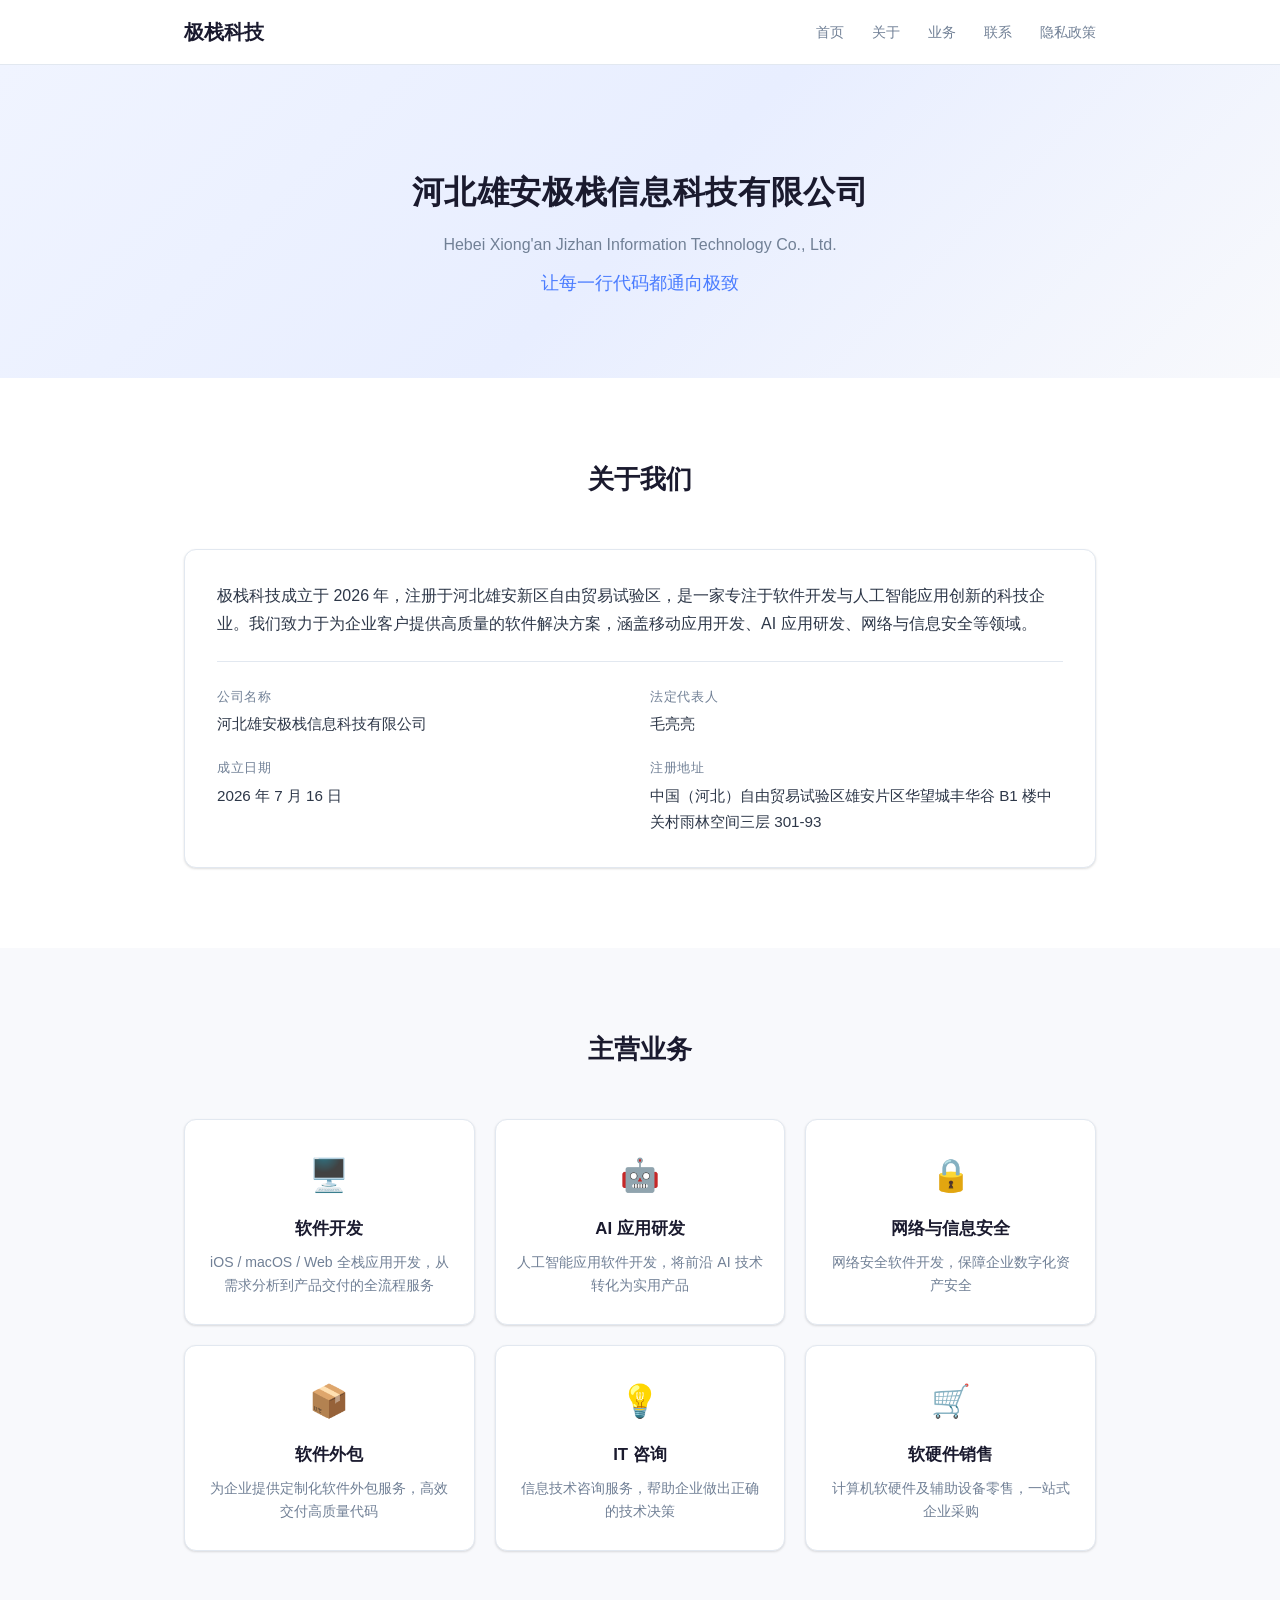
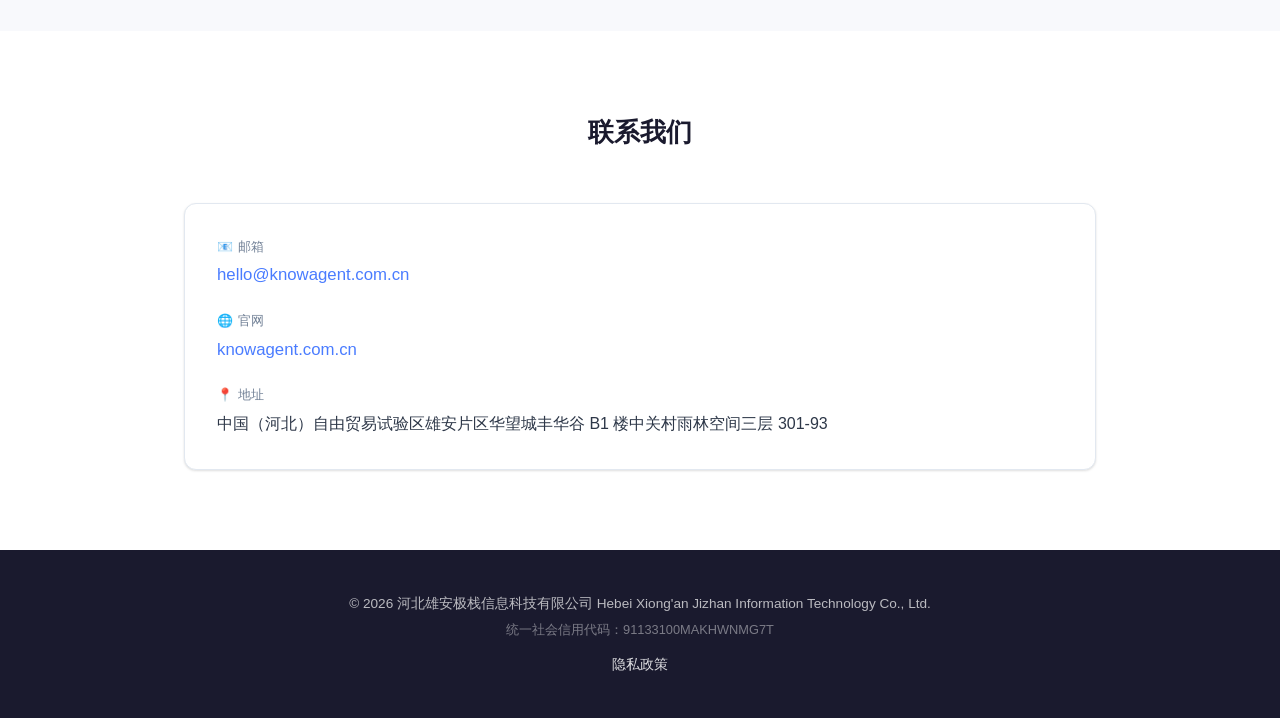
<file: index.html>
<!DOCTYPE html>
<html lang="zh-CN">
<head>
    <meta charset="UTF-8">
    <meta name="viewport" content="width=device-width, initial-scale=1.0">
    <meta name="description" content="河北雄安极栈信息科技有限公司 — 专注软件开发与人工智能应用创新">
    <meta name="keywords" content="极栈科技,软件开发,AI应用,人工智能,河北雄安,信息安全">
    <title>极栈科技 | Jizhan Tech</title>
    <link rel="stylesheet" href="style.css">
    <link rel="icon" type="image/svg+xml" href="data:image/svg+xml,<svg xmlns='http://www.w3.org/2000/svg' viewBox='0 0 100 100'><text y='.9em' font-size='90'>⚡</text></svg>">
</head>
<body>
    <header>
        <nav class="container">
            <a href="/" class="logo">极栈科技</a>
            <div class="nav-links">
                <a href="/">首页</a>
                <a href="#about">关于</a>
                <a href="#business">业务</a>
                <a href="#contact">联系</a>
                <a href="/privacy.html">隐私政策</a>
            </div>
        </nav>
    </header>

    <main>
        <!-- Hero -->
        <section class="hero">
            <div class="container">
                <h1>河北雄安极栈信息科技有限公司</h1>
                <p class="subtitle">Hebei Xiong'an Jizhan Information Technology Co., Ltd.</p>
                <p class="tagline">让每一行代码都通向极致</p>
            </div>
        </section>

        <!-- About -->
        <section id="about" class="section">
            <div class="container">
                <h2>关于我们</h2>
                <div class="card">
                    <p>极栈科技成立于 2026 年，注册于河北雄安新区自由贸易试验区，是一家专注于软件开发与人工智能应用创新的科技企业。我们致力于为企业客户提供高质量的软件解决方案，涵盖移动应用开发、AI 应用研发、网络与信息安全等领域。</p>
                    <div class="info-grid">
                        <div class="info-item">
                            <span class="label">公司名称</span>
                            <span class="value">河北雄安极栈信息科技有限公司</span>
                        </div>
                        <div class="info-item">
                            <span class="label">法定代表人</span>
                            <span class="value">毛亮亮</span>
                        </div>
                        <div class="info-item">
                            <span class="label">成立日期</span>
                            <span class="value">2026 年 7 月 16 日</span>
                        </div>
                        <div class="info-item">
                            <span class="label">注册地址</span>
                            <span class="value">中国（河北）自由贸易试验区雄安片区华望城丰华谷 B1 楼中关村雨林空间三层 301-93</span>
                        </div>
                    </div>
                </div>
            </div>
        </section>

        <!-- Business -->
        <section id="business" class="section alt">
            <div class="container">
                <h2>主营业务</h2>
                <div class="grid-3">
                    <div class="card">
                        <div class="icon">🖥️</div>
                        <h3>软件开发</h3>
                        <p>iOS / macOS / Web 全栈应用开发，从需求分析到产品交付的全流程服务</p>
                    </div>
                    <div class="card">
                        <div class="icon">🤖</div>
                        <h3>AI 应用研发</h3>
                        <p>人工智能应用软件开发，将前沿 AI 技术转化为实用产品</p>
                    </div>
                    <div class="card">
                        <div class="icon">🔒</div>
                        <h3>网络与信息安全</h3>
                        <p>网络安全软件开发，保障企业数字化资产安全</p>
                    </div>
                    <div class="card">
                        <div class="icon">📦</div>
                        <h3>软件外包</h3>
                        <p>为企业提供定制化软件外包服务，高效交付高质量代码</p>
                    </div>
                    <div class="card">
                        <div class="icon">💡</div>
                        <h3>IT 咨询</h3>
                        <p>信息技术咨询服务，帮助企业做出正确的技术决策</p>
                    </div>
                    <div class="card">
                        <div class="icon">🛒</div>
                        <h3>软硬件销售</h3>
                        <p>计算机软硬件及辅助设备零售，一站式企业采购</p>
                    </div>
                </div>
            </div>
        </section>

        <!-- Contact -->
        <section id="contact" class="section">
            <div class="container">
                <h2>联系我们</h2>
                <div class="card contact-card">
                    <div class="contact-item">
                        <span class="label">📧 邮箱</span>
                        <a href="mailto:hello@knowagent.com.cn">hello@knowagent.com.cn</a>
                    </div>
                    <div class="contact-item">
                        <span class="label">🌐 官网</span>
                        <a href="https://knowagent.com.cn">knowagent.com.cn</a>
                    </div>
                    <div class="contact-item">
                        <span class="label">📍 地址</span>
                        <span>中国（河北）自由贸易试验区雄安片区华望城丰华谷 B1 楼中关村雨林空间三层 301-93</span>
                    </div>
                </div>
            </div>
        </section>
    </main>

    <footer>
        <div class="container">
            <p>&copy; 2026 河北雄安极栈信息科技有限公司 Hebei Xiong'an Jizhan Information Technology Co., Ltd.</p>
            <p class="icp">统一社会信用代码：91133100MAKHWNMG7T</p>
            <p class="links">
                <a href="/privacy.html">隐私政策</a>
            </p>
        </div>
    </footer>
</body>
</html>
</file>
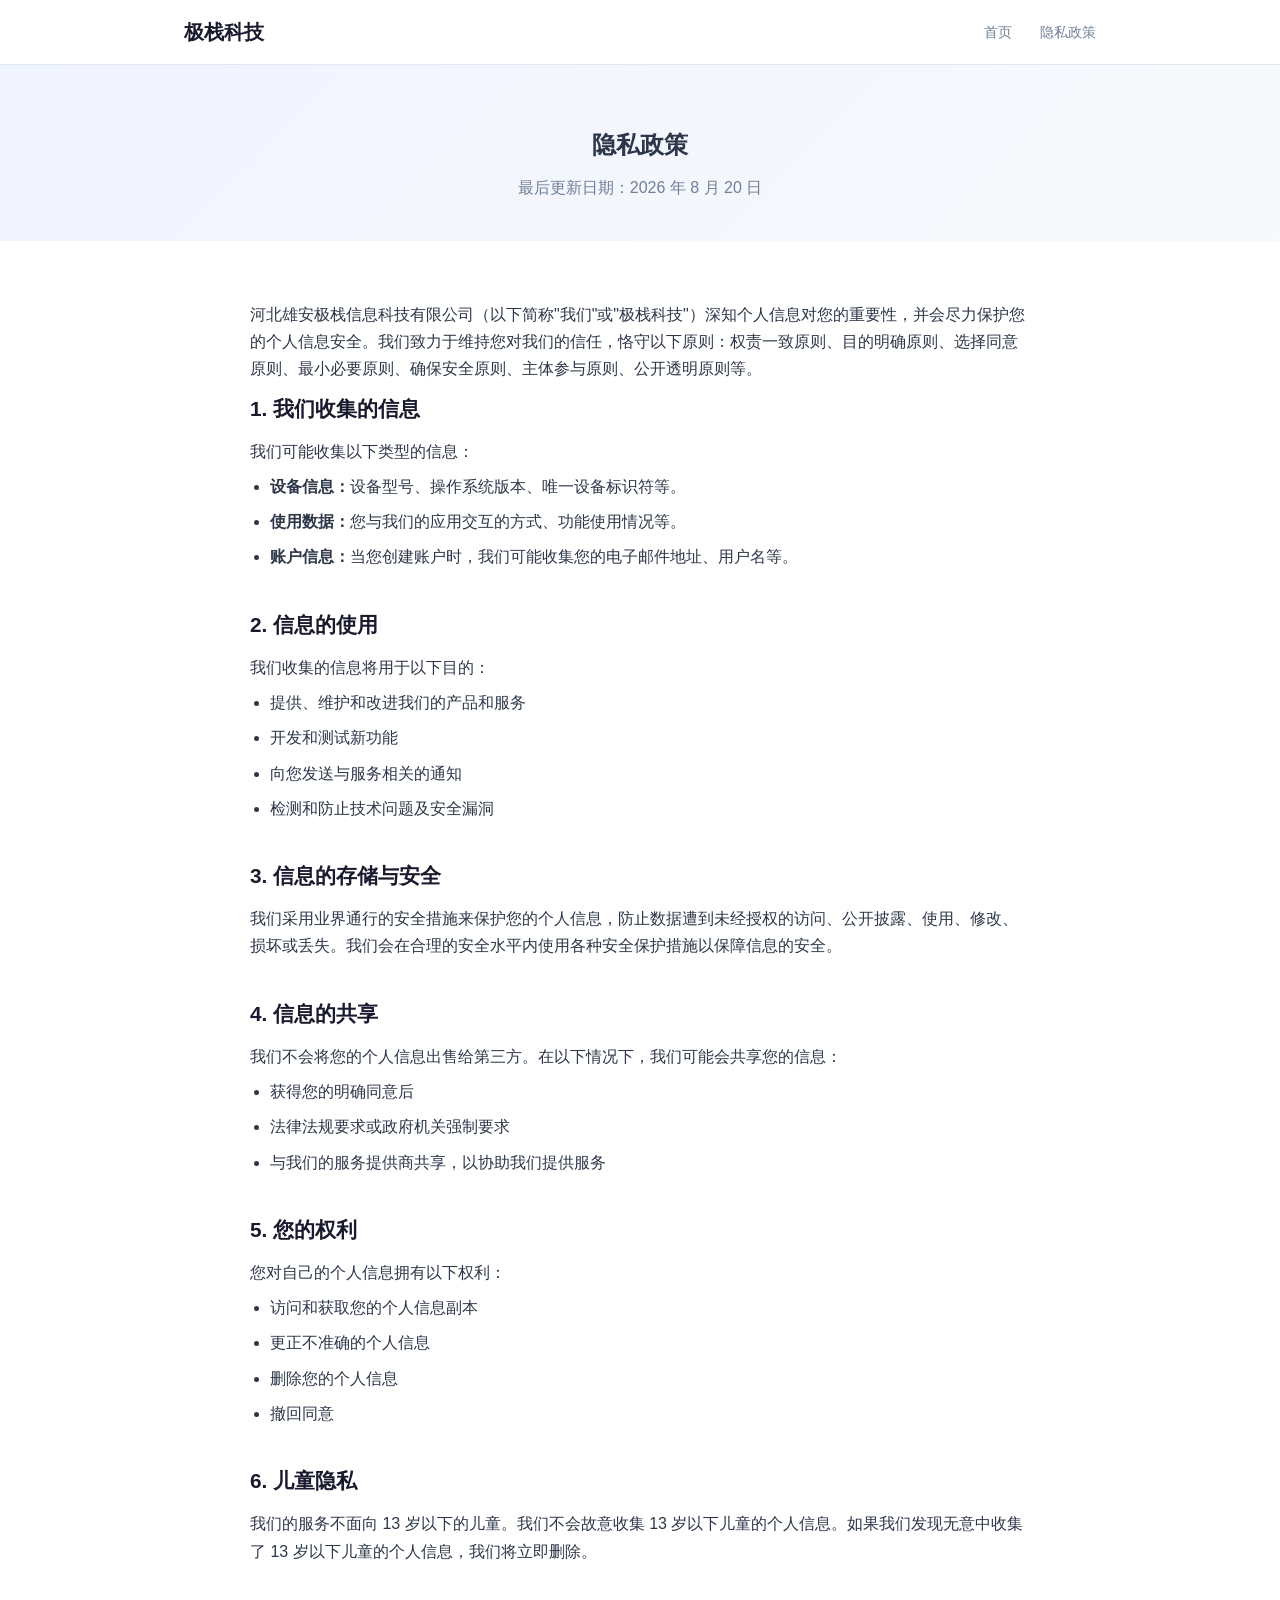
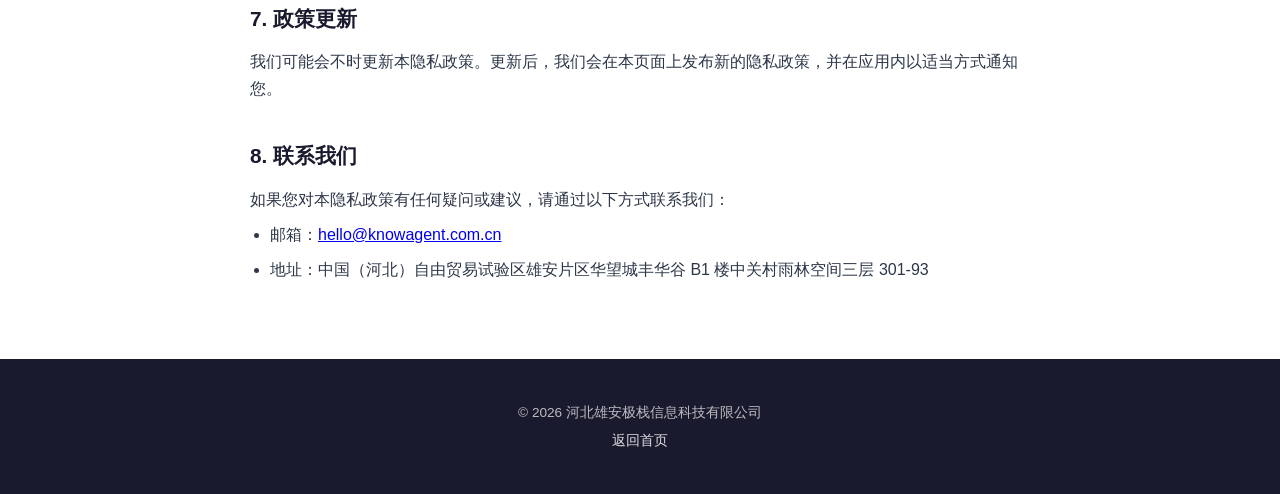
<file: privacy.html>
<!DOCTYPE html>
<html lang="zh-CN">
<head>
    <meta charset="UTF-8">
    <meta name="viewport" content="width=device-width, initial-scale=1.0">
    <title>隐私政策 | 极栈科技</title>
    <link rel="stylesheet" href="style.css">
</head>
<body>
    <header>
        <nav class="container">
            <a href="/" class="logo">极栈科技</a>
            <div class="nav-links">
                <a href="/">首页</a>
                <a href="/privacy.html">隐私政策</a>
            </div>
        </nav>
    </header>

    <main>
        <section class="privacy-hero">
            <div class="container">
                <h1>隐私政策</h1>
                <p class="date">最后更新日期：2026 年 8 月 20 日</p>
            </div>
        </section>

        <div class="privacy-content container">
            <p>河北雄安极栈信息科技有限公司（以下简称"我们"或"极栈科技"）深知个人信息对您的重要性，并会尽力保护您的个人信息安全。我们致力于维持您对我们的信任，恪守以下原则：权责一致原则、目的明确原则、选择同意原则、最小必要原则、确保安全原则、主体参与原则、公开透明原则等。</p>

            <h2>1. 我们收集的信息</h2>
            <p>我们可能收集以下类型的信息：</p>
            <ul>
                <li><strong>设备信息：</strong>设备型号、操作系统版本、唯一设备标识符等。</li>
                <li><strong>使用数据：</strong>您与我们的应用交互的方式、功能使用情况等。</li>
                <li><strong>账户信息：</strong>当您创建账户时，我们可能收集您的电子邮件地址、用户名等。</li>
            </ul>

            <h2>2. 信息的使用</h2>
            <p>我们收集的信息将用于以下目的：</p>
            <ul>
                <li>提供、维护和改进我们的产品和服务</li>
                <li>开发和测试新功能</li>
                <li>向您发送与服务相关的通知</li>
                <li>检测和防止技术问题及安全漏洞</li>
            </ul>

            <h2>3. 信息的存储与安全</h2>
            <p>我们采用业界通行的安全措施来保护您的个人信息，防止数据遭到未经授权的访问、公开披露、使用、修改、损坏或丢失。我们会在合理的安全水平内使用各种安全保护措施以保障信息的安全。</p>

            <h2>4. 信息的共享</h2>
            <p>我们不会将您的个人信息出售给第三方。在以下情况下，我们可能会共享您的信息：</p>
            <ul>
                <li>获得您的明确同意后</li>
                <li>法律法规要求或政府机关强制要求</li>
                <li>与我们的服务提供商共享，以协助我们提供服务</li>
            </ul>

            <h2>5. 您的权利</h2>
            <p>您对自己的个人信息拥有以下权利：</p>
            <ul>
                <li>访问和获取您的个人信息副本</li>
                <li>更正不准确的个人信息</li>
                <li>删除您的个人信息</li>
                <li>撤回同意</li>
            </ul>

            <h2>6. 儿童隐私</h2>
            <p>我们的服务不面向 13 岁以下的儿童。我们不会故意收集 13 岁以下儿童的个人信息。如果我们发现无意中收集了 13 岁以下儿童的个人信息，我们将立即删除。</p>

            <h2>7. 政策更新</h2>
            <p>我们可能会不时更新本隐私政策。更新后，我们会在本页面上发布新的隐私政策，并在应用内以适当方式通知您。</p>

            <h2>8. 联系我们</h2>
            <p>如果您对本隐私政策有任何疑问或建议，请通过以下方式联系我们：</p>
            <ul>
                <li>邮箱：<a href="mailto:hello@knowagent.com.cn">hello@knowagent.com.cn</a></li>
                <li>地址：中国（河北）自由贸易试验区雄安片区华望城丰华谷 B1 楼中关村雨林空间三层 301-93</li>
            </ul>
        </div>
    </main>

    <footer>
        <div class="container">
            <p>&copy; 2026 河北雄安极栈信息科技有限公司</p>
            <p><a href="/">返回首页</a></p>
        </div>
    </footer>
</body>
</html>
</file>
<file: style.css>
/* ===== 极栈科技 - 官网样式 ===== */

:root {
    --primary: #1a1a2e;
    --accent: #4a7cff;
    --accent-hover: #3560d4;
    --bg: #ffffff;
    --bg-alt: #f8f9fc;
    --text: #2d3748;
    --text-muted: #718096;
    --border: #e2e8f0;
    --radius: 12px;
    --shadow: 0 1px 3px rgba(0,0,0,0.08), 0 1px 2px rgba(0,0,0,0.06);
    --shadow-lg: 0 10px 25px rgba(0,0,0,0.06);
}

* { margin: 0; padding: 0; box-sizing: border-box; }

body {
    font-family: -apple-system, BlinkMacSystemFont, "Segoe UI", "PingFang SC", "Hiragino Sans GB", "Microsoft YaHei", sans-serif;
    color: var(--text);
    line-height: 1.7;
    background: var(--bg);
}

.container {
    max-width: 960px;
    margin: 0 auto;
    padding: 0 24px;
}

/* ===== Header ===== */
header {
    position: sticky;
    top: 0;
    background: rgba(255,255,255,0.95);
    backdrop-filter: blur(10px);
    border-bottom: 1px solid var(--border);
    z-index: 100;
}

header nav {
    display: flex;
    justify-content: space-between;
    align-items: center;
    height: 64px;
}

.logo {
    font-size: 1.25rem;
    font-weight: 700;
    color: var(--primary);
    text-decoration: none;
}

.nav-links {
    display: flex;
    gap: 28px;
}

.nav-links a {
    color: var(--text-muted);
    text-decoration: none;
    font-size: 0.9rem;
    transition: color 0.2s;
}

.nav-links a:hover { color: var(--accent); }

/* ===== Hero ===== */
.hero {
    padding: 100px 0 80px;
    text-align: center;
    background: linear-gradient(135deg, #f0f4ff 0%, #e8eeff 50%, #f8f9fc 100%);
}

.hero h1 {
    font-size: 2rem;
    font-weight: 800;
    color: var(--primary);
    letter-spacing: 0.02em;
    margin-bottom: 12px;
}

.subtitle {
    font-size: 1rem;
    color: var(--text-muted);
    margin-bottom: 8px;
}

.tagline {
    font-size: 1.15rem;
    color: var(--accent);
    font-weight: 500;
}

/* ===== Sections ===== */
.section {
    padding: 80px 0;
}

.section.alt {
    background: var(--bg-alt);
}

.section h2 {
    text-align: center;
    font-size: 1.6rem;
    margin-bottom: 48px;
    color: var(--primary);
}

/* ===== Cards ===== */
.card {
    background: var(--bg);
    border: 1px solid var(--border);
    border-radius: var(--radius);
    padding: 32px;
    box-shadow: var(--shadow);
}

.info-grid {
    display: grid;
    grid-template-columns: 1fr 1fr;
    gap: 20px;
    margin-top: 24px;
    padding-top: 24px;
    border-top: 1px solid var(--border);
}

.info-item {
    display: flex;
    flex-direction: column;
    gap: 4px;
}

.info-item .label {
    font-size: 0.8rem;
    color: var(--text-muted);
    text-transform: uppercase;
    letter-spacing: 0.05em;
}

.info-item .value {
    font-size: 0.95rem;
    color: var(--text);
}

.grid-3 {
    display: grid;
    grid-template-columns: repeat(3, 1fr);
    gap: 20px;
}

.grid-3 .card {
    text-align: center;
    padding: 28px 20px;
    transition: transform 0.2s, box-shadow 0.2s;
}

.grid-3 .card:hover {
    transform: translateY(-2px);
    box-shadow: var(--shadow-lg);
}

.grid-3 .icon {
    font-size: 2rem;
    margin-bottom: 12px;
}

.grid-3 h3 {
    font-size: 1.05rem;
    margin-bottom: 8px;
    color: var(--primary);
}

.grid-3 p {
    font-size: 0.88rem;
    color: var(--text-muted);
    line-height: 1.6;
}

/* ===== Contact ===== */
.contact-card {
    display: flex;
    flex-direction: column;
    gap: 20px;
}

.contact-item {
    display: flex;
    flex-direction: column;
    gap: 4px;
}

.contact-item .label {
    font-size: 0.8rem;
    color: var(--text-muted);
    text-transform: uppercase;
    letter-spacing: 0.05em;
}

.contact-item a {
    color: var(--accent);
    text-decoration: none;
    font-size: 1.05rem;
}

.contact-item a:hover { text-decoration: underline; }

/* ===== Footer ===== */
footer {
    background: var(--primary);
    color: rgba(255,255,255,0.7);
    padding: 40px 0;
    text-align: center;
    font-size: 0.85rem;
    line-height: 2;
}

footer a {
    color: rgba(255,255,255,0.85);
    text-decoration: none;
}

footer a:hover { color: #fff; }

.icp { font-size: 0.8rem; opacity: 0.6; }
.links { margin-top: 8px; }

/* ===== Privacy Page ===== */
.privacy-hero {
    padding: 60px 0 40px;
    background: linear-gradient(135deg, #f0f4ff 0%, #f8f9fc 100%);
}

.privacy-hero h1 { text-align: center; }
.privacy-hero .date { text-align: center; color: var(--text-muted); margin-top: 8px; }

.privacy-content {
    padding: 60px 0;
    max-width: 780px;
    margin: 0 auto;
}

.privacy-content h2 {
    font-size: 1.3rem;
    color: var(--primary);
    margin: 36px 0 12px;
}

.privacy-content h2:first-of-type { margin-top: 0; }

.privacy-content p, .privacy-content li {
    color: var(--text);
    margin-bottom: 8px;
}

.privacy-content ul {
    padding-left: 20px;
    margin-bottom: 16px;
}

/* ===== Responsive ===== */
@media (max-width: 768px) {
    .nav-links { gap: 16px; }
    .nav-links a { font-size: 0.8rem; }

    .hero { padding: 60px 0 50px; }
    .hero h1 { font-size: 1.4rem; }

    .section { padding: 50px 0; }
    .section h2 { font-size: 1.35rem; margin-bottom: 32px; }

    .info-grid { grid-template-columns: 1fr; }
    .grid-3 { grid-template-columns: 1fr 1fr; }

    .privacy-content { padding: 0 24px; }
}

@media (max-width: 480px) {
    .grid-3 { grid-template-columns: 1fr; }
    .nav-links { gap: 10px; }
}
</file>
